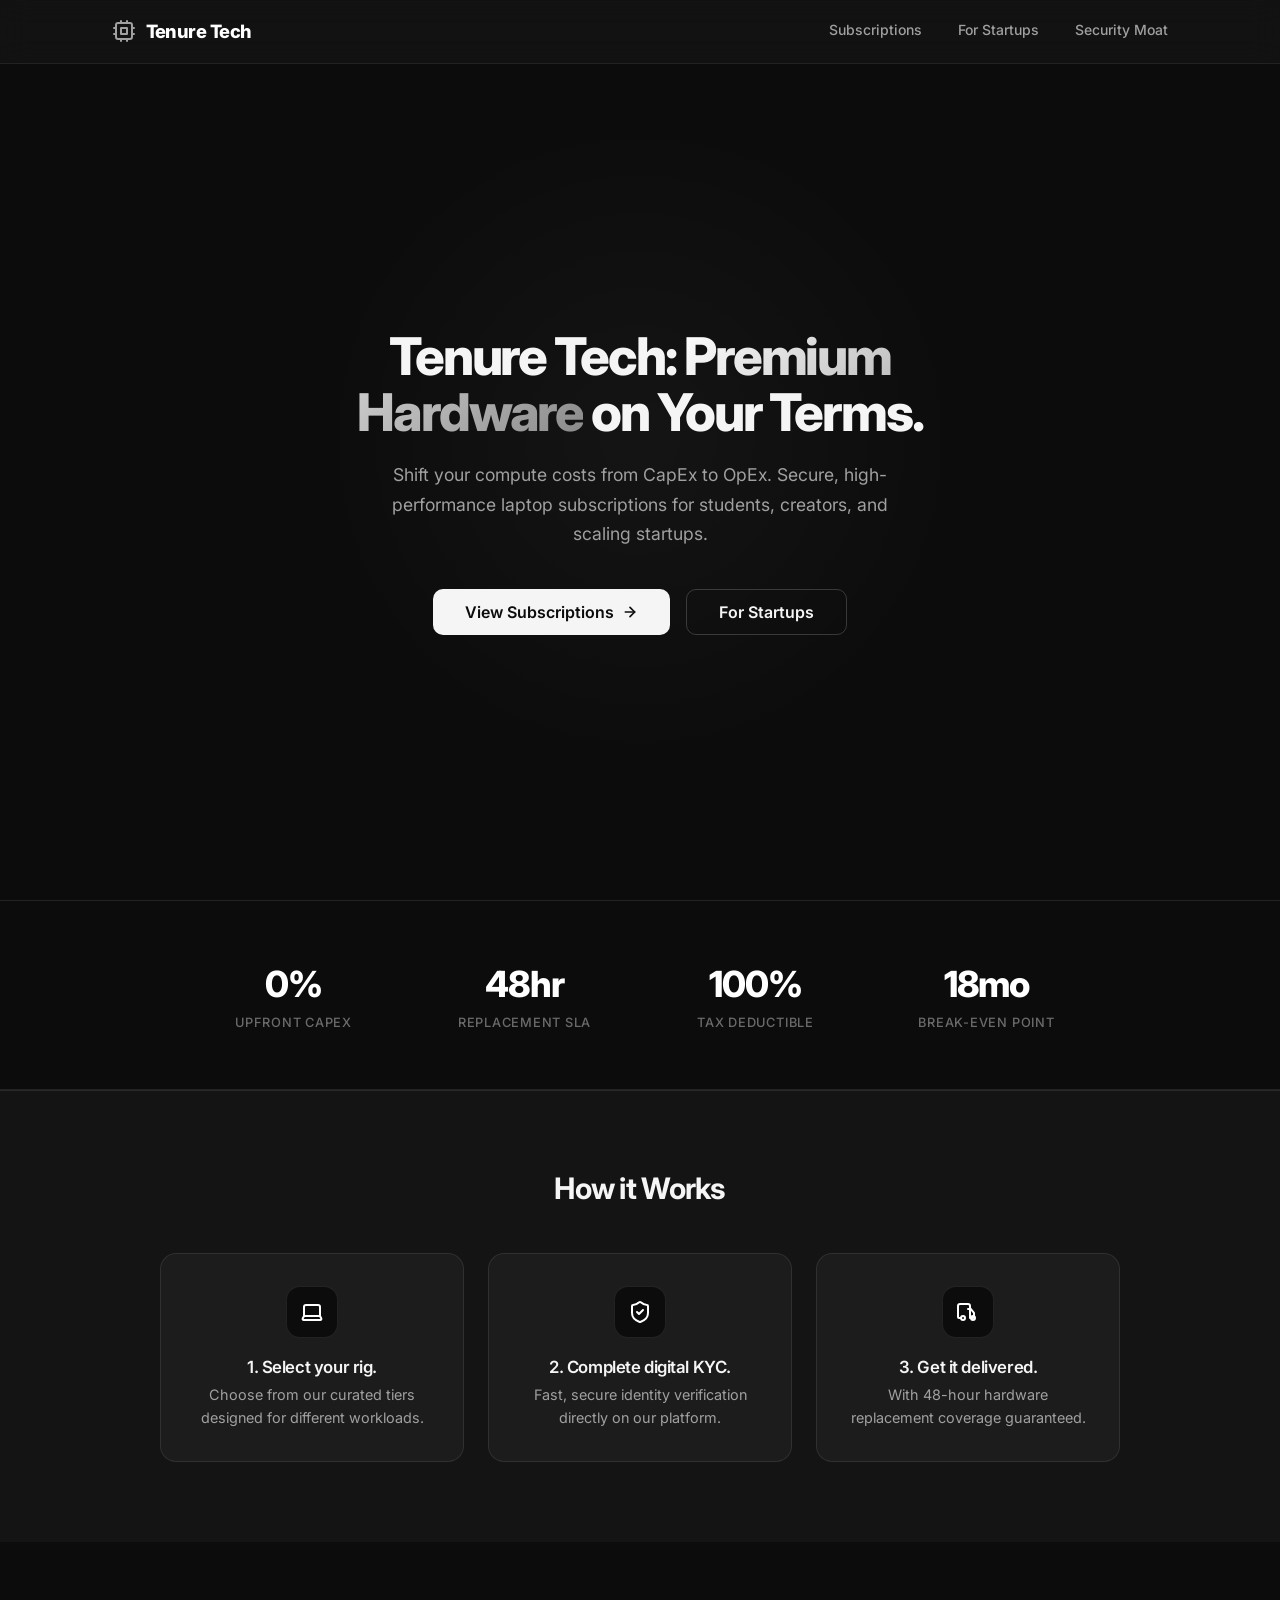
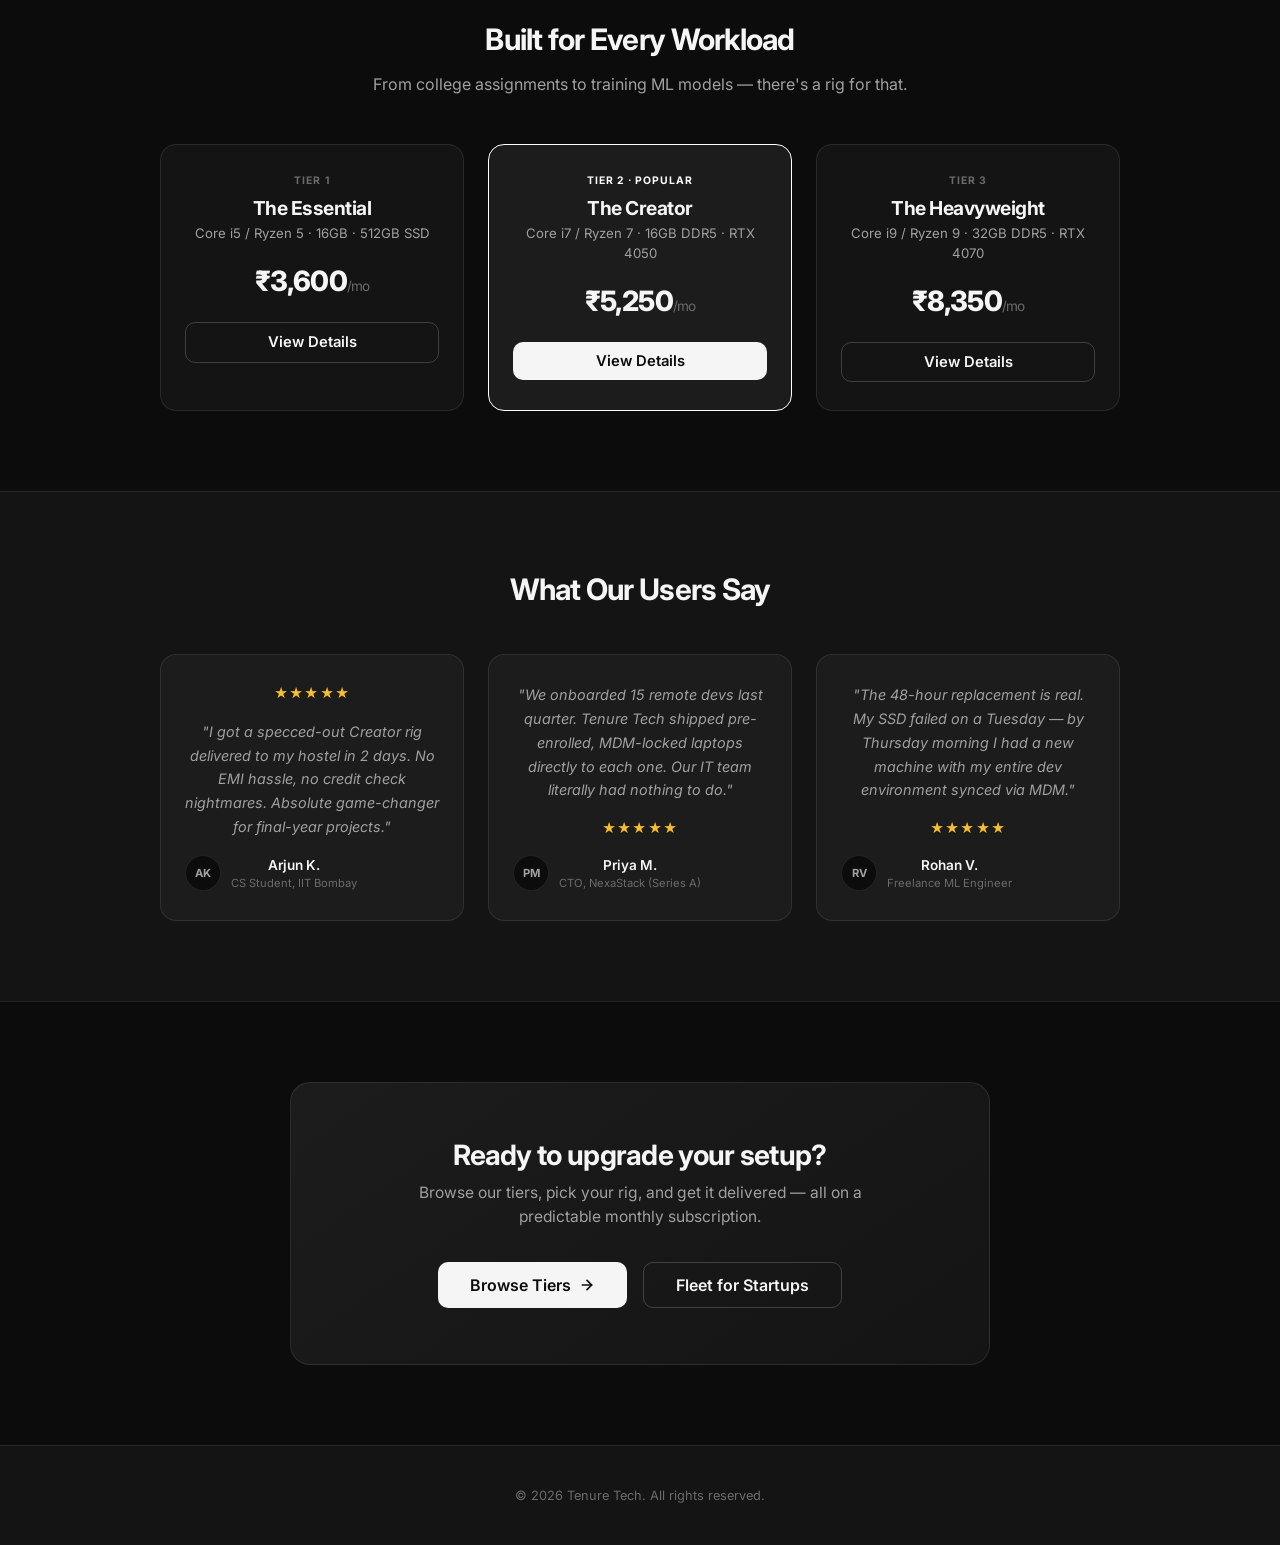
<file: index.html>
<!DOCTYPE html>
<html lang="en">

<head>
    <meta charset="UTF-8" />
    <meta name="viewport" content="width=device-width, initial-scale=1.0" />
    <meta name="description"
        content="Tenure Tech — Premium laptop subscriptions. Shift compute costs from CapEx to OpEx with secure, high-performance hardware." />
    <title>Tenure Tech — Premium Hardware on Your Terms</title>
    <link rel="stylesheet" href="css/style.css" />
</head>

<body>

    <!-- Navbar -->
    <nav class="navbar">
        <div class="container">
            <a href="index.html" class="brand">
                <svg xmlns="http://www.w3.org/2000/svg" viewBox="0 0 24 24" fill="none" stroke="currentColor"
                    stroke-width="2" stroke-linecap="round" stroke-linejoin="round">
                    <rect x="4" y="4" width="16" height="16" rx="2" />
                    <rect x="9" y="9" width="6" height="6" />
                    <path d="M15 2v2" />
                    <path d="M15 20v2" />
                    <path d="M2 15h2" />
                    <path d="M2 9h2" />
                    <path d="M20 15h2" />
                    <path d="M20 9h2" />
                    <path d="M9 2v2" />
                    <path d="M9 20v2" />
                </svg>
                Tenure Tech
            </a>
            <div class="nav-links">
                <a href="subscriptions.html">Subscriptions</a>
                <a href="b2b.html">For Startups</a>
                <a href="security.html">Security Moat</a>
            </div>
        </div>
    </nav>

    <!-- Main -->
    <main class="main">

        <!-- Hero -->
        <section class="hero">
            <div class="hero-inner animate-in">
                <h1 class="hero-title">Tenure Tech: <span class="text-gradient">Premium Hardware</span> on Your Terms.
                </h1>
                <p class="hero-sub">Shift your compute costs from CapEx to OpEx. Secure, high-performance laptop
                    subscriptions for students, creators, and scaling startups.</p>
                <div class="hero-actions">
                    <a href="subscriptions.html" class="btn btn-primary btn-lg">
                        View Subscriptions
                        <svg xmlns="http://www.w3.org/2000/svg" viewBox="0 0 24 24" fill="none" stroke="currentColor"
                            stroke-width="2" stroke-linecap="round" stroke-linejoin="round">
                            <path d="M5 12h14" />
                            <path d="m12 5 7 7-7 7" />
                        </svg>
                    </a>
                    <a href="b2b.html" class="btn btn-outline btn-lg">For Startups</a>
                </div>
            </div>
        </section>

        <!-- Value Props Strip -->
        <section class="stats-bar">
            <div class="container">
                <div class="stats-grid">
                    <div class="stat-item animate-in">
                        <div class="stat-number">0%</div>
                        <div class="stat-label">Upfront CapEx</div>
                    </div>
                    <div class="stat-item animate-in delay-1">
                        <div class="stat-number">48hr</div>
                        <div class="stat-label">Replacement SLA</div>
                    </div>
                    <div class="stat-item animate-in delay-2">
                        <div class="stat-number">100%</div>
                        <div class="stat-label">Tax Deductible</div>
                    </div>
                    <div class="stat-item animate-in delay-3">
                        <div class="stat-number">18mo</div>
                        <div class="stat-label">Break-Even Point</div>
                    </div>
                </div>
            </div>
        </section>

        <!-- How it Works -->
        <section class="how-it-works">
            <div class="container text-center">
                <h2 class="section-heading">How it Works</h2>
                <div class="steps-grid">
                    <div class="step-card animate-in delay-1">
                        <div class="step-icon">
                            <svg xmlns="http://www.w3.org/2000/svg" viewBox="0 0 24 24" fill="none"
                                stroke="currentColor" stroke-width="2" stroke-linecap="round" stroke-linejoin="round">
                                <path
                                    d="M20 16V7a2 2 0 0 0-2-2H6a2 2 0 0 0-2 2v9m16 0H4m16 0 1.28 2.55a1 1 0 0 1-.9 1.45H3.62a1 1 0 0 1-.9-1.45L4 16" />
                            </svg>
                        </div>
                        <h3>1. Select your rig.</h3>
                        <p>Choose from our curated tiers designed for different workloads.</p>
                    </div>
                    <div class="step-card animate-in delay-2">
                        <div class="step-icon">
                            <svg xmlns="http://www.w3.org/2000/svg" viewBox="0 0 24 24" fill="none"
                                stroke="currentColor" stroke-width="2" stroke-linecap="round" stroke-linejoin="round">
                                <path
                                    d="M20 13c0 5-3.5 7.5-7.66 8.95a1 1 0 0 1-.67-.01C7.5 20.5 4 18 4 13V6a1 1 0 0 1 1-1c2 0 4.5-1.2 6.24-2.72a1.17 1.17 0 0 1 1.52 0C14.51 3.81 17 5 19 5a1 1 0 0 1 1 1z" />
                                <path d="m9 12 2 2 4-4" />
                            </svg>
                        </div>
                        <h3>2. Complete digital KYC.</h3>
                        <p>Fast, secure identity verification directly on our platform.</p>
                    </div>
                    <div class="step-card animate-in delay-3">
                        <div class="step-icon">
                            <svg xmlns="http://www.w3.org/2000/svg" viewBox="0 0 24 24" fill="none"
                                stroke="currentColor" stroke-width="2" stroke-linecap="round" stroke-linejoin="round">
                                <path d="M14 18V6a2 2 0 0 0-2-2H4a2 2 0 0 0-2 2v11a1 1 0 0 0 1 1h2" />
                                <path
                                    d="M15 18h2a1 1 0 0 0 1-1v-3.65a1 1 0 0 0-.22-.624l-3.48-4.35A1 1 0 0 0 13.52 9H12" />
                                <circle cx="17" cy="18" r="2" />
                                <circle cx="7" cy="18" r="2" />
                            </svg>
                        </div>
                        <h3>3. Get it delivered.</h3>
                        <p>With 48-hour hardware replacement coverage guaranteed.</p>
                    </div>
                </div>
            </div>
        </section>

        <!-- Featured Tiers Peek -->
        <section class="tiers-peek">
            <div class="container text-center">
                <h2 class="section-heading">Built for Every Workload</h2>
                <p class="section-sub">From college assignments to training ML models — there's a rig for that.</p>
                <div class="peek-grid">
                    <div class="peek-card animate-in delay-1">
                        <div class="peek-tier">Tier 1</div>
                        <h3>The Essential</h3>
                        <p>Core i5 / Ryzen 5 · 16GB · 512GB SSD</p>
                        <div class="peek-price">₹3,600<span>/mo</span></div>
                        <a href="subscriptions.html" class="btn btn-outline btn-full">View Details</a>
                    </div>
                    <div class="peek-card peek-popular animate-in delay-2">
                        <div class="peek-tier">Tier 2 · Popular</div>
                        <h3>The Creator</h3>
                        <p>Core i7 / Ryzen 7 · 16GB DDR5 · RTX 4050</p>
                        <div class="peek-price">₹5,250<span>/mo</span></div>
                        <a href="subscriptions.html" class="btn btn-primary btn-full">View Details</a>
                    </div>
                    <div class="peek-card animate-in delay-3">
                        <div class="peek-tier">Tier 3</div>
                        <h3>The Heavyweight</h3>
                        <p>Core i9 / Ryzen 9 · 32GB DDR5 · RTX 4070</p>
                        <div class="peek-price">₹8,350<span>/mo</span></div>
                        <a href="subscriptions.html" class="btn btn-outline btn-full">View Details</a>
                    </div>
                </div>
            </div>
        </section>

        <!-- Testimonials -->
        <section class="testimonials">
            <div class="container text-center">
                <h2 class="section-heading">What Our Users Say</h2>
                <div class="testimonial-grid">
                    <div class="testimonial-card animate-in delay-1">
                        <div class="testimonial-stars">★★★★★</div>
                        <p class="testimonial-quote">"I got a specced-out Creator rig delivered to my hostel in 2 days.
                            No EMI hassle, no credit check nightmares. Absolute game-changer for final-year projects."
                        </p>
                        <div class="testimonial-author">
                            <div class="author-avatar">AK</div>
                            <div>
                                <div class="author-name">Arjun K.</div>
                                <div class="author-role">CS Student, IIT Bombay</div>
                            </div>
                        </div>
                    </div>
                    <div class="testimonial-card animate-in delay-2">
                        <p class="testimonial-quote">"We onboarded 15 remote devs last quarter. Tenure Tech shipped
                            pre-enrolled, MDM-locked laptops directly to each one. Our IT team literally had nothing to
                            do."</p>
                        <div class="testimonial-stars">★★★★★</div>
                        <div class="testimonial-author">
                            <div class="author-avatar">PM</div>
                            <div>
                                <div class="author-name">Priya M.</div>
                                <div class="author-role">CTO, NexaStack (Series A)</div>
                            </div>
                        </div>
                    </div>
                    <div class="testimonial-card animate-in delay-3">
                        <p class="testimonial-quote">"The 48-hour replacement is real. My SSD failed on a Tuesday — by
                            Thursday morning I had a new machine with my entire dev environment synced via MDM."</p>
                        <div class="testimonial-stars">★★★★★</div>
                        <div class="testimonial-author">
                            <div class="author-avatar">RV</div>
                            <div>
                                <div class="author-name">Rohan V.</div>
                                <div class="author-role">Freelance ML Engineer</div>
                            </div>
                        </div>
                    </div>
                </div>
            </div>
        </section>

        <!-- Bottom CTA -->
        <section class="bottom-cta">
            <div class="container text-center">
                <div class="cta-box animate-in">
                    <h2>Ready to upgrade your setup?</h2>
                    <p>Browse our tiers, pick your rig, and get it delivered — all on a predictable monthly
                        subscription.</p>
                    <div class="hero-actions">
                        <a href="subscriptions.html" class="btn btn-primary btn-lg">
                            Browse Tiers
                            <svg xmlns="http://www.w3.org/2000/svg" viewBox="0 0 24 24" fill="none"
                                stroke="currentColor" stroke-width="2" stroke-linecap="round" stroke-linejoin="round">
                                <path d="M5 12h14" />
                                <path d="m12 5 7 7-7 7" />
                            </svg>
                        </a>
                        <a href="b2b.html" class="btn btn-outline btn-lg">Fleet for Startups</a>
                    </div>
                </div>
            </div>
        </section>

    </main>

    <footer class="footer">
        <div class="container">&copy; 2026 Tenure Tech. All rights reserved.</div>
    </footer>

    <script src="js/app.js"></script>
</body>

</html>
</file>
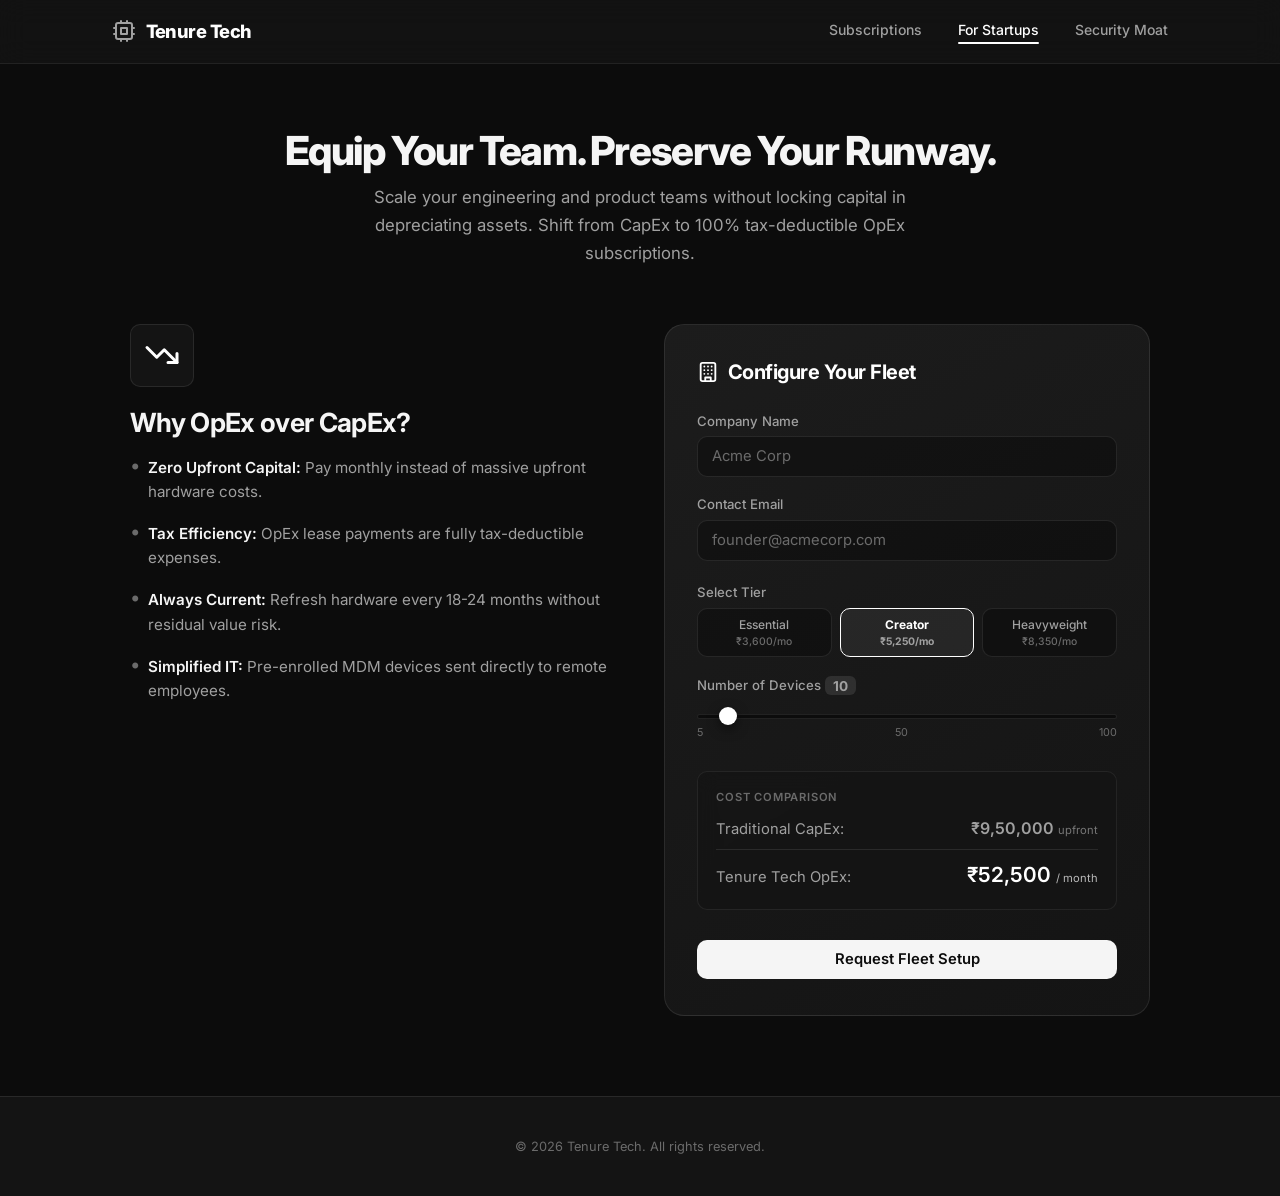
<file: b2b.html>
<!DOCTYPE html>
<html lang="en">

<head>
    <meta charset="UTF-8" />
    <meta name="viewport" content="width=device-width, initial-scale=1.0" />
    <meta name="description"
        content="Equip your team with Tenure Tech fleet subscriptions. CapEx to OpEx — preserve your runway." />
    <title>For Startups — Tenure Tech</title>
    <link rel="stylesheet" href="css/style.css" />
</head>

<body>

    <!-- Navbar -->
    <nav class="navbar">
        <div class="container">
            <a href="index.html" class="brand">
                <svg xmlns="http://www.w3.org/2000/svg" viewBox="0 0 24 24" fill="none" stroke="currentColor"
                    stroke-width="2" stroke-linecap="round" stroke-linejoin="round">
                    <rect x="4" y="4" width="16" height="16" rx="2" />
                    <rect x="9" y="9" width="6" height="6" />
                    <path d="M15 2v2" />
                    <path d="M15 20v2" />
                    <path d="M2 15h2" />
                    <path d="M2 9h2" />
                    <path d="M20 15h2" />
                    <path d="M20 9h2" />
                    <path d="M9 2v2" />
                    <path d="M9 20v2" />
                </svg>
                Tenure Tech
            </a>
            <div class="nav-links">
                <a href="subscriptions.html">Subscriptions</a>
                <a href="b2b.html" class="active">For Startups</a>
                <a href="security.html">Security Moat</a>
            </div>
        </div>
    </nav>

    <!-- Main -->
    <main class="main">
        <section class="page-section">
            <div class="container">

                <div class="text-center">
                    <h1 class="page-heading animate-in">Equip Your Team. Preserve Your Runway.</h1>
                    <p class="page-sub animate-in delay-1">Scale your engineering and product teams without locking
                        capital in depreciating assets. Shift from CapEx to 100% tax-deductible OpEx subscriptions.</p>
                </div>

                <div class="b2b-grid">

                    <!-- Left: Pitch -->
                    <div class="pitch animate-in delay-1">
                        <div class="pitch-icon-box">
                            <svg xmlns="http://www.w3.org/2000/svg" viewBox="0 0 24 24" fill="none"
                                stroke="currentColor" stroke-width="2" stroke-linecap="round" stroke-linejoin="round">
                                <polyline points="22 17 13.5 8.5 8.5 13.5 2 7" />
                                <polyline points="16 17 22 17 22 11" />
                            </svg>
                        </div>
                        <h2>Why OpEx over CapEx?</h2>
                        <ul class="pitch-list">
                            <li><strong>Zero Upfront Capital:</strong> Pay monthly instead of massive upfront hardware
                                costs.</li>
                            <li><strong>Tax Efficiency:</strong> OpEx lease payments are fully tax-deductible expenses.
                            </li>
                            <li><strong>Always Current:</strong> Refresh hardware every 18-24 months without residual
                                value risk.</li>
                            <li><strong>Simplified IT:</strong> Pre-enrolled MDM devices sent directly to remote
                                employees.</li>
                        </ul>
                    </div>

                    <!-- Right: Calculator -->
                    <div class="calc-card animate-in delay-2">
                        <h3 class="calc-title">
                            <svg xmlns="http://www.w3.org/2000/svg" viewBox="0 0 24 24" fill="none"
                                stroke="currentColor" stroke-width="2" stroke-linecap="round" stroke-linejoin="round">
                                <rect width="16" height="20" x="4" y="2" rx="2" ry="2" />
                                <path d="M9 22v-4h6v4" />
                                <path d="M8 6h.01" />
                                <path d="M16 6h.01" />
                                <path d="M12 6h.01" />
                                <path d="M12 10h.01" />
                                <path d="M12 14h.01" />
                                <path d="M16 10h.01" />
                                <path d="M16 14h.01" />
                                <path d="M8 10h.01" />
                                <path d="M8 14h.01" />
                            </svg>
                            Configure Your Fleet
                        </h3>

                        <form id="fleetForm" class="form-stack" onsubmit="return false;">
                            <div class="field">
                                <label for="companyName">Company Name</label>
                                <input type="text" id="companyName" placeholder="Acme Corp" required />
                            </div>

                            <div class="field">
                                <label for="contactEmail">Contact Email</label>
                                <input type="email" id="contactEmail" placeholder="founder@acmecorp.com" required />
                            </div>

                            <!-- Tier Selector -->
                            <div class="tier-selector">
                                <label>Select Tier</label>
                                <div class="tier-options">
                                    <button type="button" class="tier-opt" data-retail="65000" data-monthly="3600"
                                        onclick="selectTier(this)">
                                        Essential
                                        <span class="tier-price">₹3,600/mo</span>
                                    </button>
                                    <button type="button" class="tier-opt tier-active" data-retail="95000"
                                        data-monthly="5250" onclick="selectTier(this)">
                                        Creator
                                        <span class="tier-price">₹5,250/mo</span>
                                    </button>
                                    <button type="button" class="tier-opt" data-retail="150000" data-monthly="8350"
                                        onclick="selectTier(this)">
                                        Heavyweight
                                        <span class="tier-price">₹8,350/mo</span>
                                    </button>
                                </div>
                            </div>

                            <div class="field">
                                <label class="slider-head">
                                    <span>Number of Devices</span>
                                    <span class="slider-badge" id="deviceLabel">10</span>
                                </label>
                                <input type="range" id="deviceSlider" min="5" max="100" step="5" value="10" />
                                <div class="slider-ticks">
                                    <span>5</span><span>50</span><span>100</span>
                                </div>
                            </div>

                            <div class="summary-box">
                                <h4>Cost Comparison</h4>
                                <div class="summary-row">
                                    <span>Traditional CapEx:</span>
                                    <span class="val" id="capexVal">₹9,50,000 <small>upfront</small></span>
                                </div>
                                <div class="summary-row">
                                    <span>Tenure Tech OpEx:</span>
                                    <span class="val highlight" id="opexVal">₹52,500 <small>/ month</small></span>
                                </div>
                            </div>

                            <button type="button" class="btn btn-primary btn-full" onclick="requestFleet()">Request
                                Fleet Setup</button>
                        </form>
                    </div>

                </div>
            </div>
        </section>
    </main>

    <footer class="footer">
        <div class="container">&copy; 2026 Tenure Tech. All rights reserved.</div>
    </footer>

    <script src="js/app.js"></script>
    <script src="js/b2b.js"></script>
</body>

</html>
</file>
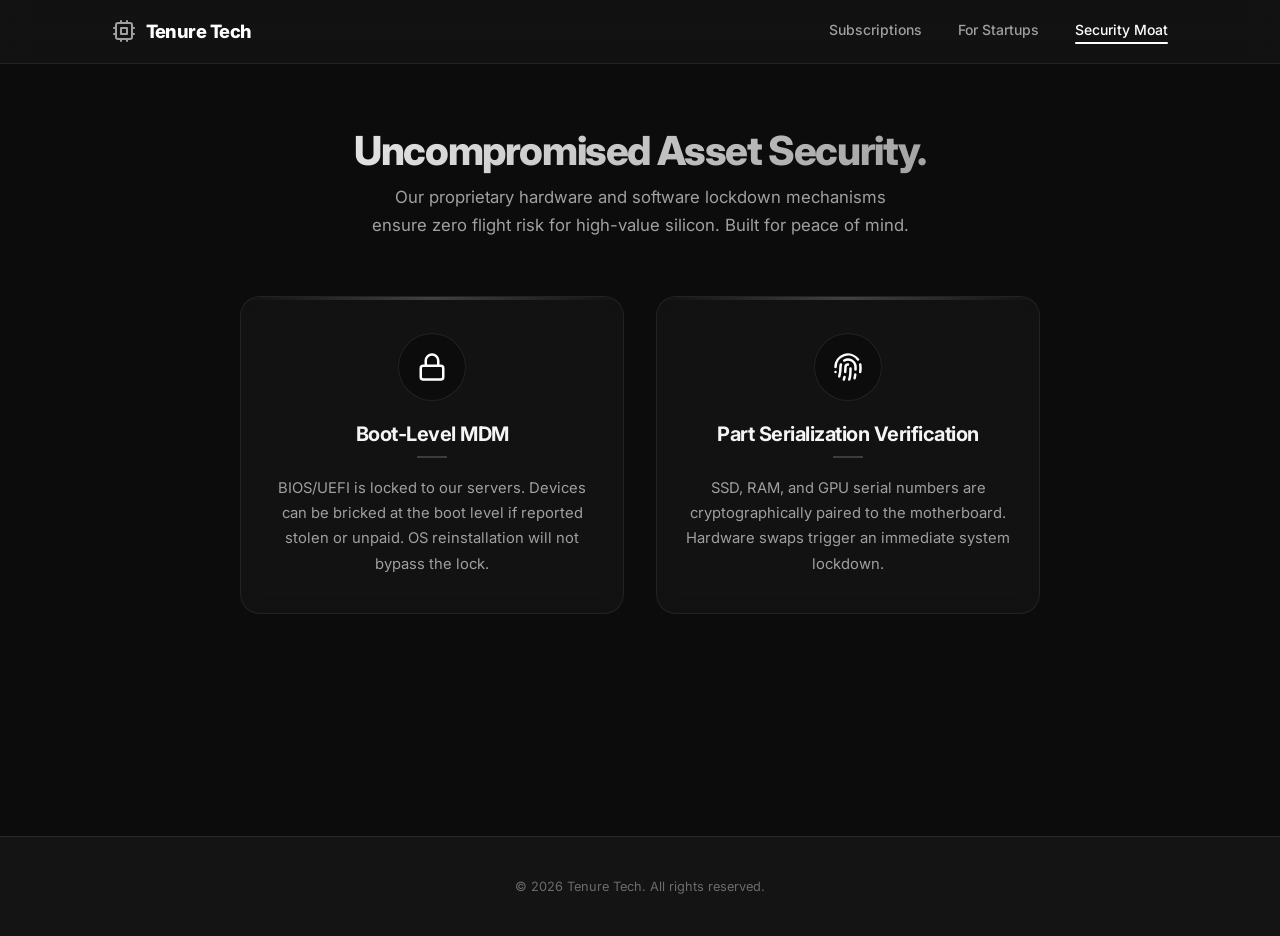
<file: security.html>
<!DOCTYPE html>
<html lang="en">

<head>
    <meta charset="UTF-8" />
    <meta name="viewport" content="width=device-width, initial-scale=1.0" />
    <meta name="description"
        content="Tenure Tech's hardware-level security: boot-level MDM and part serialization verification." />
    <title>Security Moat — Tenure Tech</title>
    <link rel="stylesheet" href="css/style.css" />
</head>

<body>

    <!-- Navbar -->
    <nav class="navbar">
        <div class="container">
            <a href="index.html" class="brand">
                <svg xmlns="http://www.w3.org/2000/svg" viewBox="0 0 24 24" fill="none" stroke="currentColor"
                    stroke-width="2" stroke-linecap="round" stroke-linejoin="round">
                    <rect x="4" y="4" width="16" height="16" rx="2" />
                    <rect x="9" y="9" width="6" height="6" />
                    <path d="M15 2v2" />
                    <path d="M15 20v2" />
                    <path d="M2 15h2" />
                    <path d="M2 9h2" />
                    <path d="M20 15h2" />
                    <path d="M20 9h2" />
                    <path d="M9 2v2" />
                    <path d="M9 20v2" />
                </svg>
                Tenure Tech
            </a>
            <div class="nav-links">
                <a href="subscriptions.html">Subscriptions</a>
                <a href="b2b.html">For Startups</a>
                <a href="security.html" class="active">Security Moat</a>
            </div>
        </div>
    </nav>

    <!-- Main -->
    <main class="main">
        <section class="page-section">
            <div class="container text-center">
                <h1 class="page-heading text-gradient animate-in">Uncompromised Asset Security.</h1>
                <p class="page-sub animate-in delay-1">Our proprietary hardware and software lockdown mechanisms ensure
                    zero flight risk for high-value silicon. Built for peace of mind.</p>

                <div class="security-grid">

                    <!-- Boot-Level MDM -->
                    <div class="sec-card animate-in delay-2">
                        <div class="sec-icon">
                            <svg xmlns="http://www.w3.org/2000/svg" viewBox="0 0 24 24" fill="none"
                                stroke="currentColor" stroke-width="2" stroke-linecap="round" stroke-linejoin="round">
                                <rect width="18" height="11" x="3" y="11" rx="2" ry="2" />
                                <path d="M7 11V7a5 5 0 0 1 10 0v4" />
                            </svg>
                        </div>
                        <h2>Boot-Level MDM</h2>
                        <div class="sec-divider"></div>
                        <p>BIOS/UEFI is locked to our servers. Devices can be bricked at the boot level if reported
                            stolen or unpaid. OS reinstallation will not bypass the lock.</p>
                    </div>

                    <!-- Part Serialization -->
                    <div class="sec-card animate-in delay-3">
                        <div class="sec-icon">
                            <svg xmlns="http://www.w3.org/2000/svg" viewBox="0 0 24 24" fill="none"
                                stroke="currentColor" stroke-width="2" stroke-linecap="round" stroke-linejoin="round">
                                <path d="M12 10a2 2 0 0 0-2 2c0 1.02-.1 2.51-.26 4" />
                                <path d="M14 13.12c0 2.38 0 6.38-1 8.88" />
                                <path d="M17.29 21.02c.12-.6.43-2.3.5-3.02" />
                                <path d="M2 12a10 10 0 0 1 18-6" />
                                <path d="M2 16h.01" />
                                <path d="M21.8 16c.2-2 .131-5.354 0-6" />
                                <path d="M5 19.5C5.5 18 6 15 6 12a6 6 0 0 1 .34-2" />
                                <path d="M8.65 22c.21-.66.45-1.32.57-2" />
                                <path d="M9 6.8a6 6 0 0 1 9 5.2v2" />
                            </svg>
                        </div>
                        <h2>Part Serialization Verification</h2>
                        <div class="sec-divider"></div>
                        <p>SSD, RAM, and GPU serial numbers are cryptographically paired to the motherboard. Hardware
                            swaps trigger an immediate system lockdown.</p>
                    </div>

                </div>
            </div>
        </section>
    </main>

    <footer class="footer">
        <div class="container">&copy; 2026 Tenure Tech. All rights reserved.</div>
    </footer>

    <script src="js/app.js"></script>
</body>

</html>
</file>
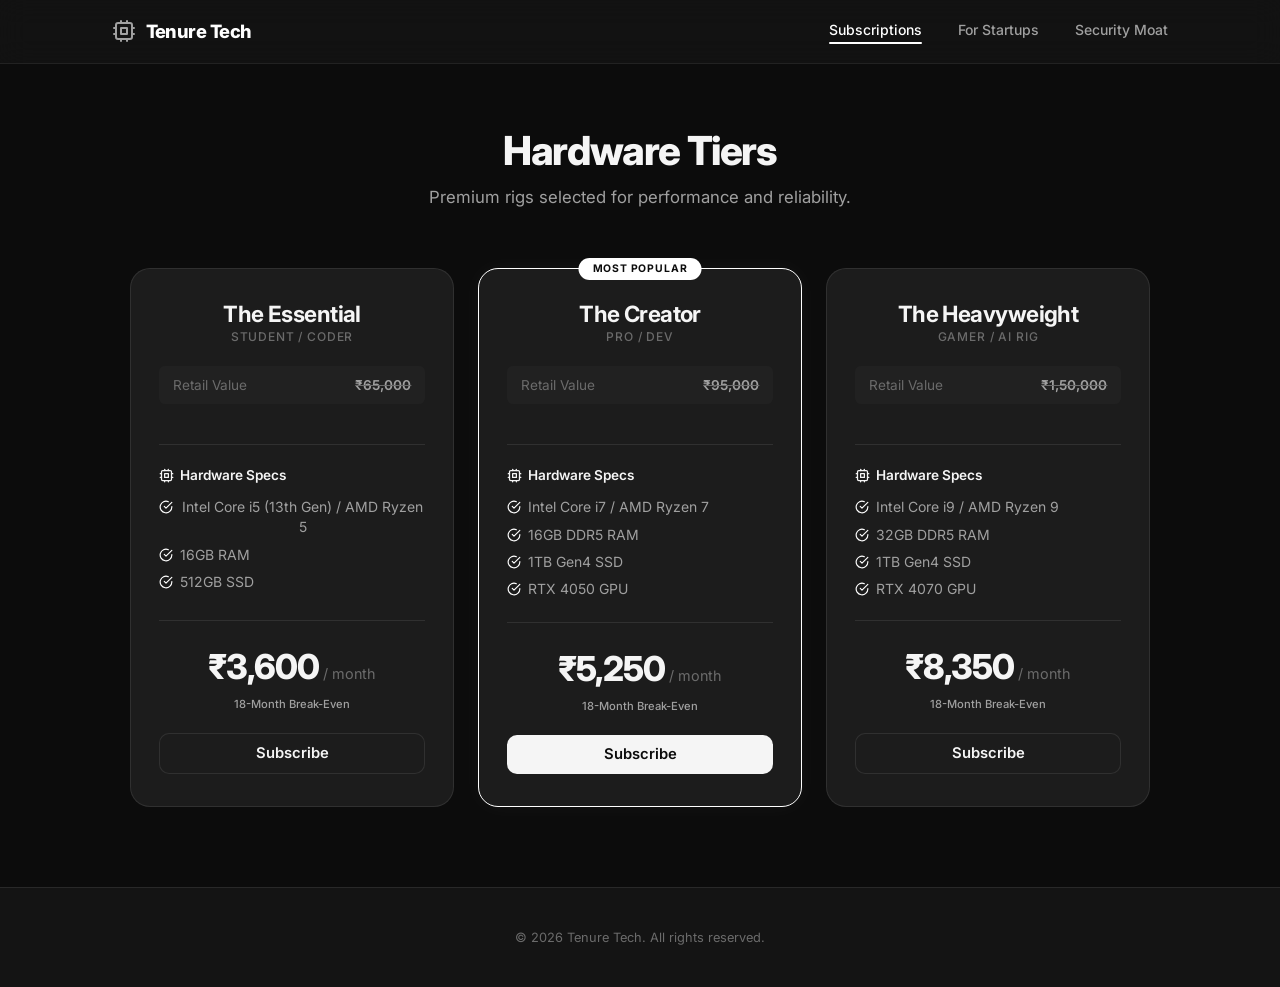
<file: subscriptions.html>
<!DOCTYPE html>
<html lang="en">

<head>
    <meta charset="UTF-8" />
    <meta name="viewport" content="width=device-width, initial-scale=1.0" />
    <meta name="description"
        content="Browse Tenure Tech's laptop subscription tiers — from student rigs to AI workstations." />
    <title>Subscriptions — Tenure Tech</title>
    <link rel="stylesheet" href="css/style.css" />
</head>

<body>

    <!-- Navbar -->
    <nav class="navbar">
        <div class="container">
            <a href="index.html" class="brand">
                <svg xmlns="http://www.w3.org/2000/svg" viewBox="0 0 24 24" fill="none" stroke="currentColor"
                    stroke-width="2" stroke-linecap="round" stroke-linejoin="round">
                    <rect x="4" y="4" width="16" height="16" rx="2" />
                    <rect x="9" y="9" width="6" height="6" />
                    <path d="M15 2v2" />
                    <path d="M15 20v2" />
                    <path d="M2 15h2" />
                    <path d="M2 9h2" />
                    <path d="M20 15h2" />
                    <path d="M20 9h2" />
                    <path d="M9 2v2" />
                    <path d="M9 20v2" />
                </svg>
                Tenure Tech
            </a>
            <div class="nav-links">
                <a href="subscriptions.html" class="active">Subscriptions</a>
                <a href="b2b.html">For Startups</a>
                <a href="security.html">Security Moat</a>
            </div>
        </div>
    </nav>

    <!-- Main -->
    <main class="main">
        <section class="page-section">
            <div class="container text-center">
                <h1 class="page-heading animate-in">Hardware Tiers</h1>
                <p class="page-sub animate-in delay-1">Premium rigs selected for performance and reliability.</p>

                <div class="pricing-grid">

                    <!-- Card 1: The Essential -->
                    <div class="pricing-card animate-in delay-1">
                        <div class="card-head">
                            <h2>The Essential</h2>
                            <span class="card-tag">Student / Coder</span>
                        </div>
                        <div class="retail-row">
                            <span>Retail Value</span>
                            <span class="strikethrough">₹65,000</span>
                        </div>
                        <div class="divider"></div>
                        <div class="specs-label">
                            <svg xmlns="http://www.w3.org/2000/svg" viewBox="0 0 24 24" fill="none"
                                stroke="currentColor" stroke-width="2" stroke-linecap="round" stroke-linejoin="round">
                                <rect x="4" y="4" width="16" height="16" rx="2" />
                                <rect x="9" y="9" width="6" height="6" />
                                <path d="M15 2v2" />
                                <path d="M15 20v2" />
                                <path d="M2 15h2" />
                                <path d="M2 9h2" />
                                <path d="M20 15h2" />
                                <path d="M20 9h2" />
                                <path d="M9 2v2" />
                                <path d="M9 20v2" />
                            </svg>
                            Hardware Specs
                        </div>
                        <ul class="spec-list">
                            <li><svg xmlns="http://www.w3.org/2000/svg" viewBox="0 0 24 24" fill="none"
                                    stroke="currentColor" stroke-width="2" stroke-linecap="round"
                                    stroke-linejoin="round">
                                    <path d="M22 11.08V12a10 10 0 1 1-5.93-9.14" />
                                    <path d="m9 11 3 3L22 4" />
                                </svg>Intel Core i5 (13th Gen) / AMD Ryzen 5</li>
                            <li><svg xmlns="http://www.w3.org/2000/svg" viewBox="0 0 24 24" fill="none"
                                    stroke="currentColor" stroke-width="2" stroke-linecap="round"
                                    stroke-linejoin="round">
                                    <path d="M22 11.08V12a10 10 0 1 1-5.93-9.14" />
                                    <path d="m9 11 3 3L22 4" />
                                </svg>16GB RAM</li>
                            <li><svg xmlns="http://www.w3.org/2000/svg" viewBox="0 0 24 24" fill="none"
                                    stroke="currentColor" stroke-width="2" stroke-linecap="round"
                                    stroke-linejoin="round">
                                    <path d="M22 11.08V12a10 10 0 1 1-5.93-9.14" />
                                    <path d="m9 11 3 3L22 4" />
                                </svg>512GB SSD</li>
                        </ul>
                        <div class="divider"></div>
                        <div class="price-block">
                            <span class="price-amount">₹3,600</span>
                            <span class="price-period">/ month</span>
                            <span class="breakeven">18-Month Break-Even</span>
                        </div>
                        <button class="btn btn-secondary btn-full"
                            onclick="openSubscribeModal('The Essential — ₹3,600/mo')">Subscribe</button>
                    </div>

                    <!-- Card 2: The Creator (Popular) -->
                    <div class="pricing-card popular animate-in delay-2">
                        <div class="popular-badge">Most Popular</div>
                        <div class="card-head">
                            <h2>The Creator</h2>
                            <span class="card-tag">Pro / Dev</span>
                        </div>
                        <div class="retail-row">
                            <span>Retail Value</span>
                            <span class="strikethrough">₹95,000</span>
                        </div>
                        <div class="divider"></div>
                        <div class="specs-label">
                            <svg xmlns="http://www.w3.org/2000/svg" viewBox="0 0 24 24" fill="none"
                                stroke="currentColor" stroke-width="2" stroke-linecap="round" stroke-linejoin="round">
                                <rect x="4" y="4" width="16" height="16" rx="2" />
                                <rect x="9" y="9" width="6" height="6" />
                                <path d="M15 2v2" />
                                <path d="M15 20v2" />
                                <path d="M2 15h2" />
                                <path d="M2 9h2" />
                                <path d="M20 15h2" />
                                <path d="M20 9h2" />
                                <path d="M9 2v2" />
                                <path d="M9 20v2" />
                            </svg>
                            Hardware Specs
                        </div>
                        <ul class="spec-list">
                            <li><svg xmlns="http://www.w3.org/2000/svg" viewBox="0 0 24 24" fill="none"
                                    stroke="currentColor" stroke-width="2" stroke-linecap="round"
                                    stroke-linejoin="round">
                                    <path d="M22 11.08V12a10 10 0 1 1-5.93-9.14" />
                                    <path d="m9 11 3 3L22 4" />
                                </svg>Intel Core i7 / AMD Ryzen 7</li>
                            <li><svg xmlns="http://www.w3.org/2000/svg" viewBox="0 0 24 24" fill="none"
                                    stroke="currentColor" stroke-width="2" stroke-linecap="round"
                                    stroke-linejoin="round">
                                    <path d="M22 11.08V12a10 10 0 1 1-5.93-9.14" />
                                    <path d="m9 11 3 3L22 4" />
                                </svg>16GB DDR5 RAM</li>
                            <li><svg xmlns="http://www.w3.org/2000/svg" viewBox="0 0 24 24" fill="none"
                                    stroke="currentColor" stroke-width="2" stroke-linecap="round"
                                    stroke-linejoin="round">
                                    <path d="M22 11.08V12a10 10 0 1 1-5.93-9.14" />
                                    <path d="m9 11 3 3L22 4" />
                                </svg>1TB Gen4 SSD</li>
                            <li><svg xmlns="http://www.w3.org/2000/svg" viewBox="0 0 24 24" fill="none"
                                    stroke="currentColor" stroke-width="2" stroke-linecap="round"
                                    stroke-linejoin="round">
                                    <path d="M22 11.08V12a10 10 0 1 1-5.93-9.14" />
                                    <path d="m9 11 3 3L22 4" />
                                </svg>RTX 4050 GPU</li>
                        </ul>
                        <div class="divider"></div>
                        <div class="price-block">
                            <span class="price-amount">₹5,250</span>
                            <span class="price-period">/ month</span>
                            <span class="breakeven">18-Month Break-Even</span>
                        </div>
                        <button class="btn btn-primary btn-full"
                            onclick="openSubscribeModal('The Creator — ₹5,250/mo')">Subscribe</button>
                    </div>

                    <!-- Card 3: The Heavyweight -->
                    <div class="pricing-card animate-in delay-3">
                        <div class="card-head">
                            <h2>The Heavyweight</h2>
                            <span class="card-tag">Gamer / AI Rig</span>
                        </div>
                        <div class="retail-row">
                            <span>Retail Value</span>
                            <span class="strikethrough">₹1,50,000</span>
                        </div>
                        <div class="divider"></div>
                        <div class="specs-label">
                            <svg xmlns="http://www.w3.org/2000/svg" viewBox="0 0 24 24" fill="none"
                                stroke="currentColor" stroke-width="2" stroke-linecap="round" stroke-linejoin="round">
                                <rect x="4" y="4" width="16" height="16" rx="2" />
                                <rect x="9" y="9" width="6" height="6" />
                                <path d="M15 2v2" />
                                <path d="M15 20v2" />
                                <path d="M2 15h2" />
                                <path d="M2 9h2" />
                                <path d="M20 15h2" />
                                <path d="M20 9h2" />
                                <path d="M9 2v2" />
                                <path d="M9 20v2" />
                            </svg>
                            Hardware Specs
                        </div>
                        <ul class="spec-list">
                            <li><svg xmlns="http://www.w3.org/2000/svg" viewBox="0 0 24 24" fill="none"
                                    stroke="currentColor" stroke-width="2" stroke-linecap="round"
                                    stroke-linejoin="round">
                                    <path d="M22 11.08V12a10 10 0 1 1-5.93-9.14" />
                                    <path d="m9 11 3 3L22 4" />
                                </svg>Intel Core i9 / AMD Ryzen 9</li>
                            <li><svg xmlns="http://www.w3.org/2000/svg" viewBox="0 0 24 24" fill="none"
                                    stroke="currentColor" stroke-width="2" stroke-linecap="round"
                                    stroke-linejoin="round">
                                    <path d="M22 11.08V12a10 10 0 1 1-5.93-9.14" />
                                    <path d="m9 11 3 3L22 4" />
                                </svg>32GB DDR5 RAM</li>
                            <li><svg xmlns="http://www.w3.org/2000/svg" viewBox="0 0 24 24" fill="none"
                                    stroke="currentColor" stroke-width="2" stroke-linecap="round"
                                    stroke-linejoin="round">
                                    <path d="M22 11.08V12a10 10 0 1 1-5.93-9.14" />
                                    <path d="m9 11 3 3L22 4" />
                                </svg>1TB Gen4 SSD</li>
                            <li><svg xmlns="http://www.w3.org/2000/svg" viewBox="0 0 24 24" fill="none"
                                    stroke="currentColor" stroke-width="2" stroke-linecap="round"
                                    stroke-linejoin="round">
                                    <path d="M22 11.08V12a10 10 0 1 1-5.93-9.14" />
                                    <path d="m9 11 3 3L22 4" />
                                </svg>RTX 4070 GPU</li>
                        </ul>
                        <div class="divider"></div>
                        <div class="price-block">
                            <span class="price-amount">₹8,350</span>
                            <span class="price-period">/ month</span>
                            <span class="breakeven">18-Month Break-Even</span>
                        </div>
                        <button class="btn btn-secondary btn-full"
                            onclick="openSubscribeModal('The Heavyweight — ₹8,350/mo')">Subscribe</button>
                    </div>

                </div>
            </div>
        </section>
    </main>

    <footer class="footer">
        <div class="container">&copy; 2026 Tenure Tech. All rights reserved.</div>
    </footer>

    <script src="js/app.js"></script>
</body>

</html>
</file>
<file: css/style.css>
@import url('https://fonts.googleapis.com/css2?family=Inter:wght@300;400;500;600;700;800&display=swap');

/* ===========================
   CSS VARIABLES / DESIGN TOKENS
   =========================== */
:root {
    --bg-color: #0c0c0c;
    --bg-surface: #141414;
    --bg-surface-elevated: #1c1c1c;

    --text-primary: #f5f5f5;
    --text-secondary: #a0a0a0;
    --text-muted: #6b6b6b;

    --brand-accent: #ffffff;

    --border-color: rgba(255, 255, 255, 0.09);
    --border-highlight: rgba(255, 255, 255, 0.18);

    --radius-sm: 6px;
    --radius-md: 10px;
    --radius-lg: 16px;
    --radius-xl: 20px;

    --shadow-md: 0 4px 12px rgba(0, 0, 0, 0.5);
    --shadow-lg: 0 8px 24px rgba(0, 0, 0, 0.5);

    --glass-bg: rgba(20, 20, 20, 0.75);
    --glass-border: 1px solid rgba(255, 255, 255, 0.07);

    --transition-fast: 0.15s ease;
    --transition-md: 0.3s cubic-bezier(0.4, 0, 0.2, 1);
}

/* ===========================
   RESET & BASE
   =========================== */
*,
*::before,
*::after {
    box-sizing: border-box;
    margin: 0;
    padding: 0;
}

html {
    scroll-behavior: smooth;
}

body {
    background-color: var(--bg-color);
    color: var(--text-primary);
    font-family: 'Inter', system-ui, -apple-system, sans-serif;
    -webkit-font-smoothing: antialiased;
    -moz-osx-font-smoothing: grayscale;
    line-height: 1.5;
    min-height: 100vh;
    overflow-x: hidden;
}

h1,
h2,
h3,
h4,
h5,
h6 {
    color: var(--text-primary);
    font-weight: 700;
    line-height: 1.15;
    letter-spacing: -0.025em;
}

a {
    color: inherit;
    text-decoration: none;
}

ul {
    list-style: none;
}

img {
    display: block;
    max-width: 100%;
}

/* ===========================
   UTILITIES
   =========================== */
.container {
    width: 100%;
    max-width: 1120px;
    margin: 0 auto;
    padding: 0 2rem;
}

.text-center {
    text-align: center;
}

.sr-only {
    position: absolute;
    width: 1px;
    height: 1px;
    overflow: hidden;
    clip: rect(0, 0, 0, 0);
    border: 0;
}

/* ===========================
   SCROLLBAR
   =========================== */
::-webkit-scrollbar {
    width: 7px;
}

::-webkit-scrollbar-track {
    background: var(--bg-color);
}

::-webkit-scrollbar-thumb {
    background: var(--bg-surface-elevated);
    border-radius: 4px;
}

::-webkit-scrollbar-thumb:hover {
    background: #333;
}

/* ===========================
   ANIMATIONS
   =========================== */
@keyframes fadeUp {
    from {
        opacity: 0;
        transform: translateY(18px);
    }

    to {
        opacity: 1;
        transform: translateY(0);
    }
}

.animate-in {
    animation: fadeUp 0.5s cubic-bezier(0.4, 0, 0.2, 1) both;
}

.delay-1 {
    animation-delay: 0.08s;
}

.delay-2 {
    animation-delay: 0.16s;
}

.delay-3 {
    animation-delay: 0.24s;
}

/* ===========================
   NAVBAR
   =========================== */
.navbar {
    position: fixed;
    top: 0;
    left: 0;
    width: 100%;
    z-index: 100;
    height: 64px;
    display: flex;
    align-items: center;
    background: var(--glass-bg);
    backdrop-filter: blur(14px);
    -webkit-backdrop-filter: blur(14px);
    border-bottom: var(--glass-border);
}

.navbar .container {
    display: flex;
    justify-content: space-between;
    align-items: center;
}

.brand {
    display: flex;
    align-items: center;
    gap: 0.6rem;
    font-size: 1.15rem;
    font-weight: 800;
    letter-spacing: -0.03em;
    color: var(--brand-accent);
    transition: opacity var(--transition-fast);
}

.brand:hover {
    opacity: 0.85;
}

.brand svg {
    width: 24px;
    height: 24px;
    stroke: var(--text-secondary);
}

.nav-links {
    display: flex;
    gap: 2.25rem;
    align-items: center;
}

.nav-links a {
    font-size: 0.875rem;
    font-weight: 500;
    color: var(--text-secondary);
    transition: color var(--transition-fast);
    position: relative;
    padding-bottom: 4px;
}

.nav-links a:hover {
    color: var(--text-primary);
}

.nav-links a.active {
    color: var(--brand-accent);
}

.nav-links a.active::after {
    content: '';
    position: absolute;
    bottom: 0;
    left: 0;
    width: 100%;
    height: 2px;
    background: var(--brand-accent);
    border-radius: 1px;
}

/* ===========================
   MAIN CONTENT
   =========================== */
.main {
    padding-top: 64px;
    /* navbar offset */
    min-height: calc(100vh - 64px);
    display: flex;
    flex-direction: column;
}

/* ===========================
   BUTTONS
   =========================== */
.btn {
    display: inline-flex;
    align-items: center;
    justify-content: center;
    gap: 0.45rem;
    font-family: inherit;
    font-weight: 600;
    font-size: 0.925rem;
    border: none;
    border-radius: var(--radius-md);
    cursor: pointer;
    transition: all var(--transition-md);
    white-space: nowrap;
    line-height: 1;
    padding: 0.75rem 1.6rem;
}

.btn-lg {
    font-size: 1rem;
    padding: 0.85rem 2rem;
}

.btn-primary {
    background: var(--text-primary);
    color: var(--bg-color);
}

.btn-primary:hover {
    background: #fff;
    transform: translateY(-2px);
    box-shadow: 0 4px 20px rgba(255, 255, 255, 0.12);
}

.btn-primary:active {
    transform: translateY(0);
}

.btn-outline {
    background: transparent;
    color: var(--text-primary);
    border: 1px solid var(--border-highlight);
}

.btn-outline:hover {
    border-color: var(--text-primary);
    background: rgba(255, 255, 255, 0.04);
    transform: translateY(-2px);
}

.btn-outline:active {
    transform: translateY(0);
}

.btn-secondary {
    background: var(--bg-surface-elevated);
    color: var(--text-primary);
    border: 1px solid var(--border-color);
}

.btn-secondary:hover {
    background: #262626;
    border-color: var(--border-highlight);
    transform: translateY(-2px);
}

.btn-secondary:active {
    transform: translateY(0);
}

.btn-full {
    width: 100%;
}

.btn svg {
    width: 16px;
    height: 16px;
    stroke-width: 2.5;
}

/* ===========================
   HERO SECTION (HOME)
   =========================== */
.hero {
    display: flex;
    align-items: center;
    justify-content: center;
    min-height: calc(100vh - 64px);
    text-align: center;
    padding: 4rem 2rem;
    position: relative;
    overflow: hidden;
}

.hero::before {
    content: '';
    position: absolute;
    top: 45%;
    left: 50%;
    width: 650px;
    height: 650px;
    background: radial-gradient(circle, rgba(255, 255, 255, 0.035) 0%, transparent 70%);
    transform: translate(-50%, -50%);
    pointer-events: none;
}

.hero-inner {
    position: relative;
    z-index: 1;
    max-width: 680px;
}

.hero-title {
    font-size: 3.25rem;
    font-weight: 800;
    line-height: 1.06;
    letter-spacing: -0.04em;
    margin-bottom: 1.25rem;
}

.text-gradient {
    background: linear-gradient(135deg, #ffffff 0%, #888888 100%);
    -webkit-background-clip: text;
    -webkit-text-fill-color: transparent;
    background-clip: text;
}

.hero-sub {
    font-size: 1.1rem;
    color: var(--text-secondary);
    line-height: 1.7;
    max-width: 540px;
    margin: 0 auto 2.5rem;
}

.hero-actions {
    display: flex;
    gap: 1rem;
    justify-content: center;
}

/* ===========================
   HOW IT WORKS (HOME)
   =========================== */
.how-it-works {
    padding: 5rem 0;
    background: var(--bg-surface);
    border-top: 1px solid var(--border-color);
}

.section-heading {
    font-size: 1.85rem;
    margin-bottom: 3rem;
}

.steps-grid {
    display: grid;
    grid-template-columns: repeat(3, 1fr);
    gap: 1.5rem;
    max-width: 960px;
    margin: 0 auto;
}

.step-card {
    background: var(--bg-surface-elevated);
    border: 1px solid var(--border-color);
    border-radius: var(--radius-lg);
    padding: 2rem 1.75rem;
    transition: transform var(--transition-md), box-shadow var(--transition-md), border-color var(--transition-md);
}

.step-card:hover {
    transform: translateY(-4px);
    box-shadow: var(--shadow-lg);
    border-color: var(--border-highlight);
}

.step-icon {
    display: inline-flex;
    align-items: center;
    justify-content: center;
    width: 52px;
    height: 52px;
    border-radius: 14px;
    background: var(--bg-color);
    border: 1px solid var(--border-color);
    margin-bottom: 1.25rem;
    color: var(--brand-accent);
}

.step-icon svg {
    width: 24px;
    height: 24px;
}

.step-card h3 {
    font-size: 1.05rem;
    font-weight: 600;
    margin-bottom: 0.4rem;
}

.step-card p {
    color: var(--text-secondary);
    font-size: 0.9rem;
    line-height: 1.6;
}

/* ===========================
   PAGE HEADER (reused across pages)
   =========================== */
.page-section {
    padding: 4rem 0 5rem;
}

.page-heading {
    font-size: 2.5rem;
    font-weight: 800;
    letter-spacing: -0.035em;
    margin-bottom: 0.65rem;
}

.page-sub {
    color: var(--text-secondary);
    font-size: 1.05rem;
    line-height: 1.65;
    max-width: 34rem;
    margin: 0 auto;
}

/* ===========================
   PRICING CARDS (SUBSCRIPTIONS)
   =========================== */
.pricing-grid {
    display: grid;
    grid-template-columns: repeat(3, 1fr);
    gap: 1.5rem;
    max-width: 1020px;
    margin: 3.5rem auto 0;
}

.pricing-card {
    display: flex;
    flex-direction: column;
    background: var(--bg-surface-elevated);
    border: 1px solid var(--border-color);
    border-radius: var(--radius-xl);
    padding: 2rem 1.75rem;
    position: relative;
    transition: transform var(--transition-md), box-shadow var(--transition-md), border-color var(--transition-md);
}

.pricing-card:hover {
    transform: translateY(-4px);
    box-shadow: 0 0 18px rgba(255, 255, 255, 0.06);
    border-color: var(--border-highlight);
}

.pricing-card.popular {
    border-color: var(--brand-accent);
    box-shadow: 0 0 22px rgba(255, 255, 255, 0.04);
    transform: scale(1.03);
}

.pricing-card.popular:hover {
    transform: scale(1.05);
}

.popular-badge {
    position: absolute;
    top: -11px;
    left: 50%;
    transform: translateX(-50%);
    background: var(--brand-accent);
    color: var(--bg-color);
    font-size: 0.65rem;
    font-weight: 700;
    text-transform: uppercase;
    letter-spacing: 0.08em;
    padding: 3px 14px;
    border-radius: 20px;
}

.card-head h2 {
    font-size: 1.4rem;
    font-weight: 700;
    margin-bottom: 0.1rem;
}

.card-tag {
    display: block;
    color: var(--text-muted);
    font-size: 0.75rem;
    font-weight: 500;
    text-transform: uppercase;
    letter-spacing: 0.07em;
    margin-bottom: 1.25rem;
}

.retail-row {
    display: flex;
    justify-content: space-between;
    align-items: center;
    background: rgba(255, 255, 255, 0.025);
    padding: 0.55rem 0.85rem;
    border-radius: var(--radius-sm);
    margin-bottom: 1.25rem;
    font-size: 0.85rem;
}

.retail-row span:first-child {
    color: var(--text-muted);
}

.retail-row .strikethrough {
    font-weight: 600;
    color: var(--text-secondary);
    text-decoration: line-through;
    text-decoration-color: var(--text-muted);
}

.divider {
    height: 1px;
    background: var(--border-color);
    margin: 1.25rem 0;
}

.specs-label {
    display: flex;
    align-items: center;
    gap: 0.4rem;
    font-weight: 600;
    font-size: 0.85rem;
    margin-bottom: 0.7rem;
}

.specs-label svg {
    width: 15px;
    height: 15px;
}

.spec-list {
    display: flex;
    flex-direction: column;
    gap: 0.45rem;
    flex-grow: 1;
}

.spec-list li {
    display: flex;
    align-items: flex-start;
    gap: 0.45rem;
    color: var(--text-secondary);
    font-size: 0.875rem;
    line-height: 1.45;
}

.spec-list li svg {
    width: 14px;
    height: 14px;
    margin-top: 3px;
    flex-shrink: 0;
    stroke: var(--brand-accent);
}

.price-block {
    text-align: center;
    margin-bottom: 1.25rem;
}

.price-amount {
    font-size: 2.15rem;
    font-weight: 800;
    letter-spacing: -0.03em;
}

.price-period {
    color: var(--text-muted);
    font-size: 0.9rem;
}

.breakeven {
    display: block;
    font-size: 0.7rem;
    color: var(--text-secondary);
    margin-top: 0.25rem;
    font-weight: 500;
}

.pricing-card .btn {
    margin-top: auto;
}

/* ===========================
   B2B PAGE
   =========================== */
.b2b-grid {
    display: grid;
    grid-template-columns: 1fr 1fr;
    gap: 3rem;
    align-items: start;
    max-width: 1020px;
    margin: 3.5rem auto 0;
}

.pitch-icon-box {
    display: inline-flex;
    padding: 0.8rem;
    border-radius: var(--radius-md);
    background: rgba(255, 255, 255, 0.035);
    border: 1px solid var(--border-color);
    margin-bottom: 1.25rem;
    color: var(--brand-accent);
}

.pitch-icon-box svg {
    width: 36px;
    height: 36px;
}

.pitch h2 {
    font-size: 1.65rem;
    margin-bottom: 1.15rem;
}

.pitch-list {
    display: flex;
    flex-direction: column;
    gap: 1.1rem;
}

.pitch-list li {
    color: var(--text-secondary);
    font-size: 0.95rem;
    line-height: 1.6;
    padding-left: 1.15rem;
    position: relative;
}

.pitch-list li::before {
    content: "•";
    position: absolute;
    left: 0;
    color: var(--text-muted);
    font-size: 1.2rem;
    line-height: 1;
}

.pitch-list strong {
    color: var(--text-primary);
    font-weight: 600;
}

/* Calculator Card */
.calc-card {
    background: linear-gradient(150deg, var(--bg-surface-elevated), var(--bg-surface));
    border: 1px solid var(--border-color);
    border-radius: var(--radius-xl);
    padding: 2.25rem 2rem;
}

.calc-title {
    display: flex;
    align-items: center;
    gap: 0.55rem;
    font-size: 1.25rem;
    font-weight: 700;
    margin-bottom: 1.75rem;
    color: var(--brand-accent);
}

.calc-title svg {
    width: 22px;
    height: 22px;
}

.form-stack {
    display: flex;
    flex-direction: column;
    gap: 1.15rem;
}

.field label {
    display: block;
    font-size: 0.825rem;
    font-weight: 500;
    color: var(--text-secondary);
    margin-bottom: 0.3rem;
}

.field input[type="text"],
.field input[type="email"] {
    width: 100%;
    background: rgba(0, 0, 0, 0.3);
    border: 1px solid var(--border-color);
    border-radius: var(--radius-md);
    padding: 0.65rem 0.85rem;
    color: var(--text-primary);
    font-family: inherit;
    font-size: 0.925rem;
    transition: border-color var(--transition-fast), box-shadow var(--transition-fast);
}

.field input:focus {
    outline: none;
    border-color: var(--border-highlight);
    box-shadow: 0 0 0 3px rgba(255, 255, 255, 0.05);
}

.field input::placeholder {
    color: var(--text-muted);
}

.slider-head {
    display: flex;
    justify-content: space-between;
    align-items: center;
}

.slider-badge {
    background: rgba(255, 255, 255, 0.1);
    padding: 0.1rem 0.5rem;
    border-radius: var(--radius-sm);
    font-weight: 700;
    font-size: 0.85rem;
}

input[type="range"] {
    -webkit-appearance: none;
    appearance: none;
    width: 100%;
    height: 5px;
    background: var(--bg-color);
    border: 1px solid var(--border-color);
    border-radius: 4px;
    outline: none;
    margin: 0.45rem 0 0.2rem;
}

input[type="range"]::-webkit-slider-thumb {
    -webkit-appearance: none;
    appearance: none;
    width: 18px;
    height: 18px;
    border-radius: 50%;
    background: var(--brand-accent);
    cursor: pointer;
    box-shadow: var(--shadow-md);
    transition: transform 0.1s ease;
}

input[type="range"]::-webkit-slider-thumb:hover {
    transform: scale(1.15);
}

.slider-ticks {
    display: flex;
    justify-content: space-between;
    font-size: 0.675rem;
    color: var(--text-muted);
}

/* Summary Box */
.summary-box {
    margin-top: 0.75rem;
    padding: 1.15rem;
    border-radius: var(--radius-md);
    background: var(--glass-bg);
    backdrop-filter: blur(10px);
    -webkit-backdrop-filter: blur(10px);
    border: var(--glass-border);
}

.summary-box h4 {
    font-size: 0.7rem;
    color: var(--text-muted);
    text-transform: uppercase;
    letter-spacing: 0.07em;
    font-weight: 600;
    margin-bottom: 0.8rem;
}

.summary-row {
    display: flex;
    justify-content: space-between;
    align-items: baseline;
    font-size: 0.925rem;
    margin-bottom: 0.55rem;
    color: var(--text-secondary);
}

.summary-row:last-child {
    margin-bottom: 0;
    padding-top: 0.55rem;
    border-top: 1px solid var(--border-color);
}

.summary-row .val {
    font-weight: 600;
    font-size: 1rem;
}

.summary-row .val small {
    font-weight: 400;
    font-size: 0.7rem;
    opacity: 0.7;
}

.summary-row .val.highlight {
    color: var(--brand-accent);
    font-size: 1.3rem;
}

.calc-card .btn {
    margin-top: 0.75rem;
}

/* ===========================
   SECURITY PAGE
   =========================== */
.security-grid {
    display: grid;
    grid-template-columns: repeat(2, 1fr);
    gap: 2rem;
    max-width: 800px;
    margin: 3.5rem auto 0;
}

.sec-card {
    text-align: center;
    padding: 2.25rem 1.75rem;
    border-radius: var(--radius-xl);
    background: var(--glass-bg);
    backdrop-filter: blur(10px);
    -webkit-backdrop-filter: blur(10px);
    border: var(--glass-border);
    position: relative;
    overflow: hidden;
    transition: transform var(--transition-md), box-shadow var(--transition-md);
}

.sec-card::before {
    content: '';
    position: absolute;
    top: 0;
    left: 0;
    right: 0;
    height: 3px;
    background: linear-gradient(90deg, transparent, var(--brand-accent), transparent);
    opacity: 0.2;
}

.sec-card:hover {
    transform: translateY(-4px);
    box-shadow: 0 10px 28px rgba(0, 0, 0, 0.35);
}

.sec-icon {
    display: inline-flex;
    align-items: center;
    justify-content: center;
    width: 68px;
    height: 68px;
    border-radius: 50%;
    background: var(--bg-color);
    border: 1px solid var(--border-color);
    margin-bottom: 1.4rem;
    color: var(--brand-accent);
}

.sec-icon svg {
    width: 30px;
    height: 30px;
}

.sec-card h2 {
    font-size: 1.25rem;
    margin-bottom: 0.6rem;
}

.sec-divider {
    width: 30px;
    height: 2px;
    background: var(--border-highlight);
    margin: 0 auto 1.15rem;
    transition: width var(--transition-md), background var(--transition-md);
}

.sec-card:hover .sec-divider {
    width: 60px;
    background: var(--brand-accent);
}

.sec-card p {
    color: var(--text-secondary);
    font-size: 0.925rem;
    line-height: 1.7;
}

/* ===========================
   FOOTER
   =========================== */
.footer {
    padding: 2.5rem 0;
    text-align: center;
    color: var(--text-muted);
    font-size: 0.8rem;
    border-top: 1px solid var(--border-color);
    background: var(--bg-surface);
    margin-top: auto;
}

/* ===========================
   RESPONSIVE
   =========================== */
@media (max-width: 992px) {
    .hero-title {
        font-size: 2.5rem;
    }

    .steps-grid {
        grid-template-columns: 1fr;
        max-width: 400px;
    }

    .pricing-grid {
        grid-template-columns: 1fr 1fr;
    }

    .pricing-card.popular {
        transform: none;
    }

    .pricing-card.popular:hover {
        transform: translateY(-4px);
    }

    .b2b-grid {
        grid-template-columns: 1fr;
    }

    .security-grid {
        grid-template-columns: 1fr;
        max-width: 400px;
    }

    .page-heading {
        font-size: 2rem;
    }
}

@media (max-width: 768px) {
    .container {
        padding: 0 1.25rem;
    }

    .nav-links {
        gap: 1.25rem;
    }

    .nav-links a {
        font-size: 0.8rem;
    }

    .hero-title {
        font-size: 2.1rem;
    }

    .hero-actions {
        flex-direction: column;
    }

    .hero-actions .btn {
        width: 100%;
    }

    .pricing-grid {
        grid-template-columns: 1fr;
        max-width: 380px;
        margin-left: auto;
        margin-right: auto;
    }

    .page-section {
        padding: 3rem 0 4rem;
    }

    /* Mobile: hamburger nav */
    .nav-links {
        position: fixed;
        top: 64px;
        left: 0;
        right: 0;
        background: var(--bg-surface);
        border-bottom: 1px solid var(--border-color);
        flex-direction: column;
        padding: 1.5rem;
        gap: 1rem;
        transform: translateY(-110%);
        transition: transform var(--transition-md);
        z-index: 99;
    }

    .nav-links.nav-open {
        transform: translateY(0);
    }
}

/* ===========================
   HAMBURGER (mobile only)
   =========================== */
.hamburger {
    display: none;
    flex-direction: column;
    gap: 5px;
    background: none;
    border: none;
    cursor: pointer;
    padding: 4px;
    z-index: 101;
}

.hamburger span {
    display: block;
    width: 22px;
    height: 2px;
    background: var(--text-primary);
    border-radius: 2px;
    transition: all var(--transition-fast);
}

.hamburger-active span:nth-child(1) {
    transform: rotate(45deg) translate(4px, 6px);
}

.hamburger-active span:nth-child(2) {
    opacity: 0;
}

.hamburger-active span:nth-child(3) {
    transform: rotate(-45deg) translate(4px, -6px);
}

@media (max-width: 768px) {
    .hamburger {
        display: flex;
    }
}

/* ===========================
   TOAST NOTIFICATION
   =========================== */
.toast {
    position: fixed;
    bottom: 2rem;
    right: 2rem;
    display: flex;
    align-items: center;
    gap: 0.6rem;
    background: var(--bg-surface-elevated);
    border: 1px solid var(--border-color);
    border-radius: var(--radius-md);
    padding: 0.8rem 1.2rem;
    font-size: 0.875rem;
    color: var(--text-primary);
    box-shadow: 0 8px 25px rgba(0, 0, 0, 0.5);
    z-index: 200;
    transform: translateY(20px);
    opacity: 0;
    transition: all var(--transition-md);
    max-width: 360px;
}

.toast-visible {
    transform: translateY(0);
    opacity: 1;
}

.toast-icon svg {
    width: 18px;
    height: 18px;
}

.toast-success .toast-icon svg {
    stroke: #4ade80;
}

.toast-info .toast-icon svg {
    stroke: #60a5fa;
}

.toast-error .toast-icon svg {
    stroke: #f87171;
}

/* ===========================
   STATS BAR (HOME)
   =========================== */
.stats-bar {
    padding: 3.5rem 0;
    border-top: 1px solid var(--border-color);
    border-bottom: 1px solid var(--border-color);
}

.stats-grid {
    display: grid;
    grid-template-columns: repeat(4, 1fr);
    gap: 1.5rem;
    max-width: 900px;
    margin: 0 auto;
    text-align: center;
}

.stat-item {
    display: flex;
    flex-direction: column;
    gap: 0.15rem;
}

.stat-number {
    font-size: 2.25rem;
    font-weight: 800;
    letter-spacing: -0.03em;
    color: var(--brand-accent);
}

.stat-label {
    font-size: 0.8rem;
    color: var(--text-muted);
    text-transform: uppercase;
    letter-spacing: 0.06em;
    font-weight: 500;
}

@media (max-width: 768px) {
    .stats-grid {
        grid-template-columns: repeat(2, 1fr);
    }
}

/* ===========================
   MODAL (SUBSCRIBE/KYC)
   =========================== */
.modal-overlay {
    position: fixed;
    inset: 0;
    background: rgba(0, 0, 0, 0.7);
    backdrop-filter: blur(6px);
    -webkit-backdrop-filter: blur(6px);
    display: flex;
    align-items: center;
    justify-content: center;
    z-index: 150;
    opacity: 0;
    transition: opacity var(--transition-md);
    padding: 1.5rem;
}

.modal-visible {
    opacity: 1;
}

.modal {
    background: var(--bg-surface);
    border: 1px solid var(--border-color);
    border-radius: var(--radius-xl);
    padding: 2.25rem 2rem;
    width: 100%;
    max-width: 440px;
    position: relative;
    animation: fadeUp 0.35s ease both;
}

.modal-close {
    position: absolute;
    top: 1rem;
    right: 1rem;
    background: none;
    border: none;
    color: var(--text-muted);
    font-size: 1.5rem;
    cursor: pointer;
    transition: color var(--transition-fast);
    line-height: 1;
}

.modal-close:hover {
    color: var(--text-primary);
}

/* Progress Steps */
.modal-progress {
    display: flex;
    align-items: center;
    justify-content: center;
    gap: 0;
    margin-bottom: 2rem;
}

.progress-step {
    display: flex;
    align-items: center;
    gap: 0.35rem;
    font-size: 0.75rem;
    font-weight: 600;
    color: var(--text-muted);
    transition: color var(--transition-fast);
}

.progress-step span {
    display: inline-flex;
    align-items: center;
    justify-content: center;
    width: 22px;
    height: 22px;
    border-radius: 50%;
    background: var(--bg-surface-elevated);
    border: 1px solid var(--border-color);
    font-size: 0.65rem;
    font-weight: 700;
    transition: all var(--transition-fast);
}

.progress-step.active {
    color: var(--text-primary);
}

.progress-step.active span {
    background: var(--brand-accent);
    color: var(--bg-color);
    border-color: var(--brand-accent);
}

.progress-step.completed span {
    background: var(--brand-accent);
    color: var(--bg-color);
    border-color: var(--brand-accent);
}

.progress-line {
    width: 32px;
    height: 1px;
    background: var(--border-color);
    margin: 0 0.5rem;
}

/* Modal body */
.modal-step h3 {
    font-size: 1.2rem;
    margin-bottom: 1rem;
    text-align: center;
}

.modal-plan-badge {
    background: var(--bg-surface-elevated);
    border: 1px solid var(--border-highlight);
    border-radius: var(--radius-md);
    padding: 0.75rem 1rem;
    text-align: center;
    font-weight: 700;
    font-size: 1.1rem;
    margin-bottom: 1rem;
}

.modal-hint {
    color: var(--text-secondary);
    font-size: 0.875rem;
    line-height: 1.6;
    text-align: center;
    margin-bottom: 1.25rem;
}

.modal-step .form-stack {
    margin-bottom: 1.25rem;
}

.modal-step .field input[type="text"],
.modal-step .field input[type="email"],
.modal-step .field input[type="tel"] {
    width: 100%;
    background: rgba(0, 0, 0, 0.3);
    border: 1px solid var(--border-color);
    border-radius: var(--radius-md);
    padding: 0.6rem 0.8rem;
    color: var(--text-primary);
    font-family: inherit;
    font-size: 0.9rem;
    transition: border-color var(--transition-fast), box-shadow var(--transition-fast);
}

.modal-step .field input:focus {
    outline: none;
    border-color: var(--border-highlight);
    box-shadow: 0 0 0 3px rgba(255, 255, 255, 0.05);
}

.modal-step .field input::placeholder {
    color: var(--text-muted);
}

.modal-actions {
    display: flex;
    gap: 0.75rem;
}

.modal-actions .btn {
    flex: 1;
}

.hidden {
    display: none !important;
}

/* Confirm step */
.confirm-icon {
    text-align: center;
    margin-bottom: 0.75rem;
}

.confirm-icon svg {
    width: 48px;
    height: 48px;
    stroke: #4ade80;
}

.confirm-details {
    background: var(--bg-surface-elevated);
    border-radius: var(--radius-md);
    padding: 1rem;
    margin-bottom: 1.25rem;
}

.confirm-row {
    display: flex;
    justify-content: space-between;
    font-size: 0.85rem;
    padding: 0.4rem 0;
    color: var(--text-secondary);
}

.confirm-row:first-child {
    border-bottom: 1px solid var(--border-color);
    padding-bottom: 0.6rem;
    margin-bottom: 0.2rem;
}

.status-badge {
    background: rgba(74, 222, 128, 0.15);
    color: #4ade80;
    padding: 0.15rem 0.6rem;
    border-radius: var(--radius-sm);
    font-weight: 600;
    font-size: 0.75rem;
}

/* ===========================
   TIER SELECTOR (B2B)
   =========================== */
.tier-selector {
    margin-top: 0.25rem;
}

.tier-selector label {
    display: block;
    font-size: 0.825rem;
    font-weight: 500;
    color: var(--text-secondary);
    margin-bottom: 0.35rem;
}

.tier-options {
    display: flex;
    gap: 0.5rem;
}

.tier-opt {
    flex: 1;
    background: rgba(0, 0, 0, 0.3);
    border: 1px solid var(--border-color);
    border-radius: var(--radius-md);
    padding: 0.5rem 0.4rem;
    text-align: center;
    cursor: pointer;
    transition: all var(--transition-fast);
    font-family: inherit;
    color: var(--text-secondary);
    font-size: 0.75rem;
    font-weight: 500;
}

.tier-opt:hover {
    border-color: var(--border-highlight);
    color: var(--text-primary);
}

.tier-opt.tier-active {
    border-color: var(--brand-accent);
    background: rgba(255, 255, 255, 0.06);
    color: var(--brand-accent);
    font-weight: 700;
}

.tier-opt .tier-price {
    display: block;
    font-size: 0.65rem;
    color: var(--text-muted);
    margin-top: 0.15rem;
}

.tier-opt.tier-active .tier-price {
    color: var(--text-secondary);
}

/* ===========================
   TIERS PEEK (HOME)
   =========================== */
.tiers-peek {
    padding: 5rem 0;
    background: var(--bg-color);
}

.section-sub {
    color: var(--text-secondary);
    font-size: 1rem;
    margin-top: -2rem;
    margin-bottom: 3rem;
}

.peek-grid {
    display: grid;
    grid-template-columns: repeat(3, 1fr);
    gap: 1.5rem;
    max-width: 960px;
    margin: 0 auto;
}

.peek-card {
    background: var(--bg-surface);
    border: 1px solid var(--border-color);
    border-radius: var(--radius-lg);
    padding: 1.75rem 1.5rem;
    text-align: center;
    transition: all var(--transition-md);
}

.peek-card:hover {
    border-color: var(--border-highlight);
    transform: translateY(-3px);
    box-shadow: var(--shadow-lg);
}

.peek-popular {
    border-color: var(--brand-accent);
    background: var(--bg-surface-elevated);
}

.peek-tier {
    font-size: 0.65rem;
    font-weight: 700;
    text-transform: uppercase;
    letter-spacing: 0.1em;
    color: var(--text-muted);
    margin-bottom: 0.5rem;
}

.peek-popular .peek-tier {
    color: var(--brand-accent);
}

.peek-card h3 {
    font-size: 1.2rem;
    margin-bottom: 0.3rem;
}

.peek-card p {
    color: var(--text-secondary);
    font-size: 0.825rem;
    line-height: 1.5;
    margin-bottom: 1rem;
}

.peek-price {
    font-size: 1.75rem;
    font-weight: 800;
    letter-spacing: -0.03em;
    margin-bottom: 1.25rem;
}

.peek-price span {
    font-size: 0.85rem;
    font-weight: 400;
    color: var(--text-muted);
}

@media (max-width: 768px) {
    .peek-grid {
        grid-template-columns: 1fr;
        max-width: 340px;
    }
}

/* ===========================
   TESTIMONIALS (HOME)
   =========================== */
.testimonials {
    padding: 5rem 0;
    background: var(--bg-surface);
    border-top: 1px solid var(--border-color);
}

.testimonial-grid {
    display: grid;
    grid-template-columns: repeat(3, 1fr);
    gap: 1.5rem;
    max-width: 960px;
    margin: 0 auto;
}

.testimonial-card {
    background: var(--bg-surface-elevated);
    border: 1px solid var(--border-color);
    border-radius: var(--radius-lg);
    padding: 1.75rem 1.5rem;
    display: flex;
    flex-direction: column;
    gap: 1rem;
    transition: transform var(--transition-md), border-color var(--transition-md);
}

.testimonial-card:hover {
    transform: translateY(-3px);
    border-color: var(--border-highlight);
}

.testimonial-stars {
    color: #fbbf24;
    font-size: 0.85rem;
    letter-spacing: 0.1em;
}

.testimonial-quote {
    color: var(--text-secondary);
    font-size: 0.9rem;
    line-height: 1.65;
    flex-grow: 1;
    font-style: italic;
}

.testimonial-author {
    display: flex;
    align-items: center;
    gap: 0.65rem;
    margin-top: auto;
}

.author-avatar {
    width: 36px;
    height: 36px;
    border-radius: 50%;
    background: var(--bg-color);
    border: 1px solid var(--border-color);
    display: flex;
    align-items: center;
    justify-content: center;
    font-weight: 700;
    font-size: 0.7rem;
    color: var(--text-secondary);
    flex-shrink: 0;
}

.author-name {
    font-weight: 600;
    font-size: 0.85rem;
}

.author-role {
    font-size: 0.7rem;
    color: var(--text-muted);
}

@media (max-width: 768px) {
    .testimonial-grid {
        grid-template-columns: 1fr;
        max-width: 400px;
    }
}

/* ===========================
   BOTTOM CTA (HOME)
   =========================== */
.bottom-cta {
    padding: 5rem 0;
    border-top: 1px solid var(--border-color);
}

.cta-box {
    background: linear-gradient(145deg, var(--bg-surface-elevated), var(--bg-surface));
    border: 1px solid var(--border-color);
    border-radius: var(--radius-xl);
    padding: 3.5rem 2rem;
    max-width: 700px;
    margin: 0 auto;
}

.cta-box h2 {
    font-size: 1.75rem;
    margin-bottom: 0.6rem;
}

.cta-box p {
    color: var(--text-secondary);
    font-size: 0.975rem;
    line-height: 1.6;
    margin-bottom: 2rem;
    max-width: 480px;
    margin-left: auto;
    margin-right: auto;
}
</file>
